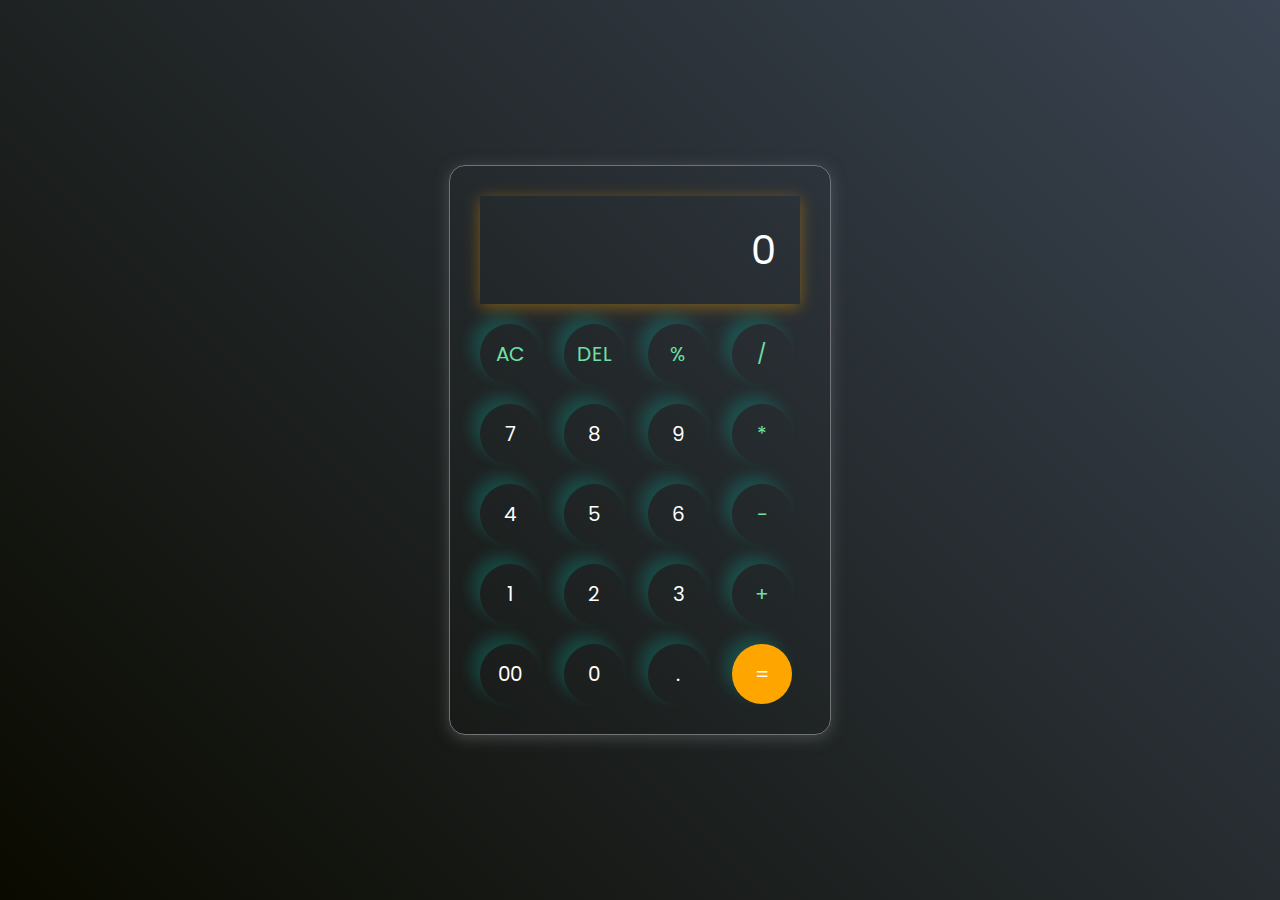
<file: calculator.html>
<!DOCTYPE html>
<html lang="en">
<head>
    <meta charset="UTF-8">
    <meta name="viewport" content="width=device-width, initial-scale=1.0">
    <link rel="stylesheet" href="style.css">
    <title>Calculator - bY SUBHAM</title>
</head>
<body>
    <div class="CALCULATOR">
        <input type="text" placeholder="0" id="inputBox">
        <div>
            <button class="operator">AC</button>
            <button class="operator">DEL</button>
            <button class="operator">%</button>
            <button class="operator">/</button>
        </div>
        <div>
            <button>7</button>
            <button>8</button>
            <button>9</button>
            <button class="operator">*</button>
        </div>
        <div>
            <button>4</button>
            <button>5</button>
            <button>6</button>
            <button class="operator">-</button>
        </div>
        <div>
            <button>1</button>
            <button>2</button>
            <button>3</button>
            <button class="operator">+</button>
        </div>
        <div>
            <button>00</button>
            <button>0</button>
            <button>.</button>
            <button class="equalBtn">=</button>
        </div>
    </div>
    <script src="script.js"></script>
   
    
</body>
</html>
</file>
<file: style.css>
@import url('https://fonts.googleapis.com/css2?family=Poppins&display=swap');

* {
  margin: 0;
  padding: 0;
  box-sizing: border-box;
  font-family: 'Poppins', sans-serif;
}

body {
  width: 100%;
  height: 100vh;
  display: flex;
  justify-content: center;
  align-items: center;
  background: linear-gradient(45deg, #0a0a00, #3a4452);
}

.CALCULATOR {
  border: 1px solid #717377;
  padding: 20px;
  border-radius: 16px;
  background: transparent;
  box-shadow: 0px 3px 15px rgba(113, 115, 119, 0.5);
}

input {
  width: 320px;
  border: none;
  padding: 24px;
  margin: 10px;
  background-color: transparent;
  box-shadow: 0px 3px 15px rgba(255, 165, 0, 0.4);
  font-size: 40px;
  text-align: right;
  cursor: pointer;
  color: #ffffff;
}

input::placeholder {
  color: #ffffff;
}

button {
  border: none;
  width: 60px;
  height: 60px;
  margin: 10px;
  border-radius: 50%;
  background-color: transparent;
  color: #ffffff;
  font-size: 20px;
  box-shadow: -8px -8px 15px rgba(4, 233, 210, 0.2);
  cursor: pointer;
}

.equalBtn {
  background-color: rgb(255, 165, 0);
}

.operator {
  color: #6de0a6;
}
</file>
